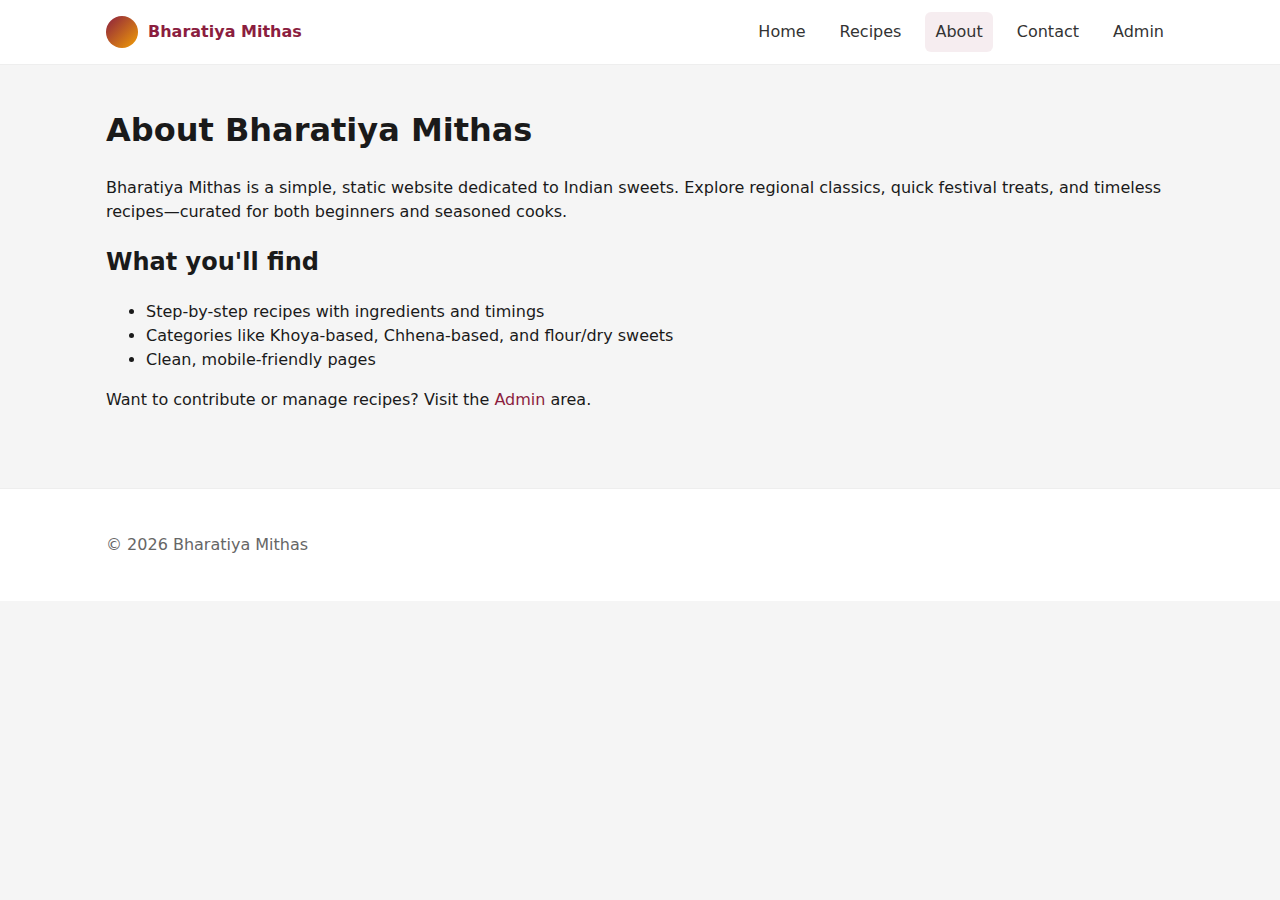
<file: about.html>
<!doctype html>
<html lang="en">
<head>
  <meta charset="utf-8" />
  <meta name="viewport" content="width=device-width, initial-scale=1" />
  <title>Bharatiya Mithas • About</title>
  <link rel="stylesheet" href="style.css" />
</head>
<body>
  <header class="header">
    <nav class="nav">
      <a class="brand" href="index.html"><span class="logo"></span> Bharatiya Mithas</a>
      <div class="menu">
        <a href="index.html">Home</a>
        <a href="recipes.html">Recipes</a>
        <a class="active" href="about.html">About</a>
        <a href="contact.html">Contact</a>
        <a href="admin/index.html">Admin</a>
      </div>
    </nav>
  </header>

  <main class="container">
    <h1>About Bharatiya Mithas</h1>
    <p>Bharatiya Mithas is a simple, static website dedicated to Indian sweets. Explore regional classics, quick festival treats, and timeless recipes—curated for both beginners and seasoned cooks.</p>
    <h2>What you'll find</h2>
    <ul>
      <li>Step-by-step recipes with ingredients and timings</li>
      <li>Categories like Khoya-based, Chhena-based, and flour/dry sweets</li>
      <li>Clean, mobile-friendly pages</li>
    </ul>
    <p>Want to contribute or manage recipes? Visit the <a href="admin/index.html">Admin</a> area.</p>
  </main>

  <footer class="footer"><div class="container">© <span id="year"></span> Bharatiya Mithas</div></footer>
  <script>document.getElementById('year').textContent = new Date().getFullYear();</script>
</body>
</html>
</file>
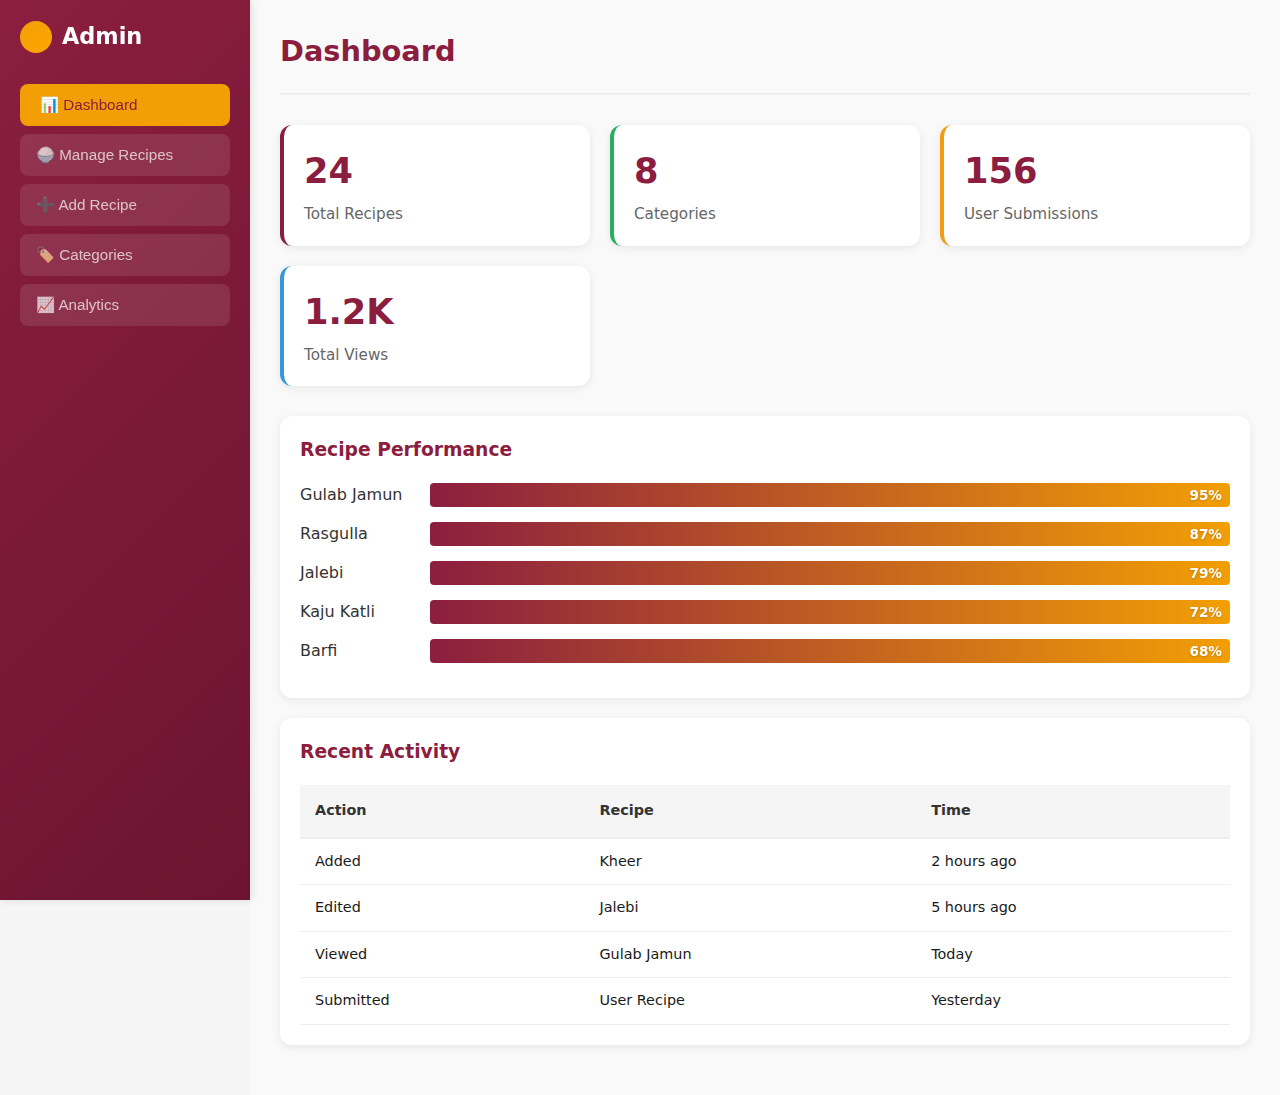
<file: admin-unified.html>
<!doctype html>
<html lang="en">
<head>
  <meta charset="utf-8" />
  <meta name="viewport" content="width=device-width, initial-scale=1" />
  <title>Admin Dashboard • Bharatiya Mithas</title>
  <link rel="stylesheet" href="style.css" />
  <style>
    :root {
      --primary: #8b1e3f;
      --primary-light: rgba(139, 30, 63, 0.1);
      --accent: #f29f05;
      --success: #27ae60;
      --danger: #e74c3c;
      --warning: #f39c12;
      --info: #3498db;
    }

    body { background: #f5f5f5; }
    
    .admin-wrapper {
      display: grid;
      grid-template-columns: 250px 1fr;
      min-height: 100vh;
      gap: 0;
    }

    .sidebar {
      background: linear-gradient(135deg, var(--primary) 0%, #6b1431 100%);
      padding: 20px;
      position: sticky;
      top: 0;
      height: 100vh;
      overflow-y: auto;
      box-shadow: 2px 0 8px rgba(0,0,0,0.1);
    }

    .sidebar .logo {
      color: white;
      font-size: 1.4rem;
      font-weight: 700;
      margin-bottom: 30px;
      display: flex;
      align-items: center;
      gap: 10px;
    }

    .sidebar .logo .icon {
      width: 32px;
      height: 32px;
      background: linear-gradient(135deg, var(--accent), #ffa500);
      border-radius: 50%;
    }

    .sidebar nav {
      display: flex;
      flex-direction: column;
      gap: 8px;
    }

    .sidebar nav button {
      background: rgba(255,255,255,0.1);
      border: none;
      color: rgba(255,255,255,0.7);
      padding: 12px 16px;
      border-radius: 8px;
      cursor: pointer;
      text-align: left;
      font-size: 0.95rem;
      font-weight: 500;
      transition: all 0.3s ease;
    }

    .sidebar nav button:hover,
    .sidebar nav button.active {
      background: rgba(255,255,255,0.2);
      color: white;
      padding-left: 20px;
    }

    .sidebar nav button.active {
      background: var(--accent);
      color: var(--primary);
    }

    .main-content {
      padding: 30px;
      background: #f9f9f9;
    }

    .page-header {
      display: flex;
      justify-content: space-between;
      align-items: center;
      margin-bottom: 30px;
      padding-bottom: 20px;
      border-bottom: 2px solid #eee;
    }

    .page-header h1 {
      margin: 0;
      color: var(--primary);
      font-size: 1.8rem;
    }

    .btn {
      display: inline-block;
      padding: 10px 16px;
      border: none;
      border-radius: 6px;
      cursor: pointer;
      font-weight: 500;
      font-size: 0.95rem;
      transition: all 0.3s ease;
      text-decoration: none;
    }

    .btn-primary {
      background: var(--primary);
      color: white;
    }

    .btn-primary:hover {
      background: #6b1431;
      transform: translateY(-2px);
      box-shadow: 0 4px 12px rgba(139,30,63,0.3);
    }

    .btn-secondary {
      background: #e0e0e0;
      color: #333;
    }

    .btn-secondary:hover {
      background: #d0d0d0;
    }

    .btn-danger {
      background: var(--danger);
      color: white;
      font-size: 0.85rem;
      padding: 6px 12px;
    }

    .btn-danger:hover {
      background: #c0392b;
    }

    .btn-success {
      background: var(--success);
      color: white;
    }

    .btn-success:hover {
      background: #229954;
    }

    .section {
      display: none;
    }

    .section.active {
      display: block;
      animation: fadeIn 0.3s ease;
    }

    @keyframes fadeIn {
      from { opacity: 0; transform: translateY(10px); }
      to { opacity: 1; transform: translateY(0); }
    }

    /* Dashboard Stats */
    .stats-grid {
      display: grid;
      grid-template-columns: repeat(auto-fit, minmax(250px, 1fr));
      gap: 20px;
      margin-bottom: 30px;
    }

    .stat-card {
      background: white;
      padding: 20px;
      border-radius: 12px;
      box-shadow: 0 2px 8px rgba(0,0,0,0.08);
      border-left: 4px solid var(--primary);
    }

    .stat-card.success { border-left-color: var(--success); }
    .stat-card.warning { border-left-color: var(--warning); }
    .stat-card.info { border-left-color: var(--info); }

    .stat-card .number {
      font-size: 2.2rem;
      font-weight: 700;
      color: var(--primary);
      margin-bottom: 5px;
    }

    .stat-card .label {
      color: #666;
      font-size: 0.95rem;
    }

    /* Form Styles */
    .form-group {
      margin-bottom: 20px;
    }

    .form-group label {
      display: block;
      margin-bottom: 8px;
      font-weight: 600;
      color: #333;
      font-size: 0.95rem;
    }

    .form-group input,
    .form-group select,
    .form-group textarea {
      width: 100%;
      padding: 10px 12px;
      border: 1px solid #ddd;
      border-radius: 6px;
      font-size: 0.95rem;
      font-family: inherit;
      box-sizing: border-box;
    }

    .form-group input:focus,
    .form-group select:focus,
    .form-group textarea:focus {
      outline: none;
      border-color: var(--primary);
      box-shadow: 0 0 0 3px var(--primary-light);
    }

    .form-group textarea {
      resize: vertical;
      min-height: 120px;
    }

    .form-row {
      display: grid;
      grid-template-columns: 1fr 1fr;
      gap: 20px;
    }

    .form-actions {
      display: flex;
      gap: 10px;
      margin-top: 30px;
    }

    /* Table Styles */
    .table-container {
      background: white;
      border-radius: 12px;
      box-shadow: 0 2px 8px rgba(0,0,0,0.08);
      overflow: hidden;
    }

    table {
      width: 100%;
      border-collapse: collapse;
    }

    table th {
      background: #f5f5f5;
      padding: 15px;
      text-align: left;
      font-weight: 600;
      color: #333;
      border-bottom: 2px solid #eee;
    }

    table td {
      padding: 12px 15px;
      border-bottom: 1px solid #eee;
    }

    table tr:hover {
      background: #fafafa;
    }

    table .actions {
      display: flex;
      gap: 8px;
    }

    table .actions a,
    table .actions button {
      padding: 4px 12px;
      font-size: 0.85rem;
      text-decoration: none;
      border-radius: 4px;
      border: none;
      cursor: pointer;
      transition: all 0.2s ease;
    }

    table .actions .edit-btn {
      background: var(--info);
      color: white;
    }

    table .actions .edit-btn:hover {
      background: #2980b9;
    }

    table .actions .delete-btn {
      background: var(--danger);
      color: white;
    }

    table .actions .delete-btn:hover {
      background: #c0392b;
    }

    table .actions .view-btn {
      background: var(--success);
      color: white;
    }

    table .actions .view-btn:hover {
      background: #229954;
    }

    /* Categories Section */
    .categories-container {
      display: grid;
      grid-template-columns: 1fr 1fr;
      gap: 30px;
    }

    .category-list {
      background: white;
      padding: 20px;
      border-radius: 12px;
      box-shadow: 0 2px 8px rgba(0,0,0,0.08);
    }

    .category-list h3 {
      margin-top: 0;
      color: var(--primary);
    }

    .category-list ul {
      list-style: none;
      padding: 0;
      margin: 0;
    }

    .category-list li {
      padding: 10px;
      display: flex;
      justify-content: space-between;
      align-items: center;
      border-bottom: 1px solid #eee;
      background: #f9f9f9;
      margin-bottom: 5px;
      border-radius: 4px;
    }

    .category-list li:last-child {
      border-bottom: none;
    }

    .category-list .remove-btn {
      background: var(--danger);
      color: white;
      border: none;
      padding: 4px 10px;
      border-radius: 4px;
      cursor: pointer;
      font-size: 0.8rem;
      transition: all 0.2s ease;
    }

    .category-list .remove-btn:hover {
      background: #c0392b;
    }

    /* Charts */
    .chart-container {
      background: white;
      padding: 20px;
      border-radius: 12px;
      box-shadow: 0 2px 8px rgba(0,0,0,0.08);
      margin-bottom: 20px;
    }

    .chart-container h3 {
      margin-top: 0;
      color: var(--primary);
    }

    .simple-bar {
      display: flex;
      align-items: center;
      gap: 10px;
      margin-bottom: 15px;
    }

    .simple-bar .label {
      width: 120px;
      font-weight: 500;
      color: #333;
    }

    .simple-bar .bar {
      flex: 1;
      height: 24px;
      background: linear-gradient(90deg, var(--primary), var(--accent));
      border-radius: 4px;
      position: relative;
      overflow: hidden;
    }

    .simple-bar .bar .value {
      position: absolute;
      right: 8px;
      top: 50%;
      transform: translateY(-50%);
      color: white;
      font-weight: 600;
      font-size: 0.85rem;
      text-shadow: 0 1px 3px rgba(0,0,0,0.2);
    }

    .modal {
      display: none;
      position: fixed;
      top: 0;
      left: 0;
      width: 100%;
      height: 100%;
      background: rgba(0,0,0,0.5);
      z-index: 1000;
      align-items: center;
      justify-content: center;
    }

    .modal.active {
      display: flex;
    }

    .modal-content {
      background: white;
      padding: 30px;
      border-radius: 12px;
      width: 90%;
      max-width: 500px;
      max-height: 80vh;
      overflow-y: auto;
      box-shadow: 0 10px 40px rgba(0,0,0,0.3);
    }

    .modal-header {
      display: flex;
      justify-content: space-between;
      align-items: center;
      margin-bottom: 20px;
      border-bottom: 2px solid #eee;
      padding-bottom: 15px;
    }

    .modal-header h2 {
      margin: 0;
      color: var(--primary);
    }

    .modal-close {
      background: none;
      border: none;
      font-size: 1.5rem;
      cursor: pointer;
      color: #999;
    }

    .modal-close:hover {
      color: #333;
    }

    @media (max-width: 1024px) {
      .admin-wrapper {
        grid-template-columns: 1fr;
      }

      .sidebar {
        position: relative;
        height: auto;
      }

      .sidebar nav {
        flex-direction: row;
        overflow-x: auto;
        gap: 5px;
      }

      .form-row {
        grid-template-columns: 1fr;
      }

      .categories-container {
        grid-template-columns: 1fr;
      }
    }

    @media (max-width: 768px) {
      .main-content {
        padding: 15px;
      }

      .page-header {
        flex-direction: column;
        align-items: flex-start;
        gap: 15px;
      }

      .page-header h1 {
        font-size: 1.4rem;
      }

      .stats-grid {
        grid-template-columns: 1fr;
      }

      table {
        font-size: 0.9rem;
      }

      table th, table td {
        padding: 10px 8px;
      }

      .form-actions {
        flex-direction: column;
      }

      .btn {
        width: 100%;
        text-align: center;
      }
    }
  </style>
</head>
<body>
  <div class="admin-wrapper">
    <!-- Sidebar Navigation -->
    <div class="sidebar">
      <div class="logo">
        <div class="icon"></div>
        <span>Admin</span>
      </div>
      <nav>
        <button class="nav-btn active" data-section="dashboard">📊 Dashboard</button>
        <button class="nav-btn" data-section="recipes">🍚 Manage Recipes</button>
        <button class="nav-btn" data-section="add-recipe">➕ Add Recipe</button>
        <button class="nav-btn" data-section="categories">🏷️ Categories</button>
        <button class="nav-btn" data-section="analytics">📈 Analytics</button>
      </nav>
    </div>

    <!-- Main Content -->
    <div class="main-content">
      <!-- Dashboard Section -->
      <section id="dashboard" class="section active">
        <div class="page-header">
          <h1>Dashboard</h1>
        </div>

        <div class="stats-grid">
          <div class="stat-card">
            <div class="number">24</div>
            <div class="label">Total Recipes</div>
          </div>
          <div class="stat-card success">
            <div class="number">8</div>
            <div class="label">Categories</div>
          </div>
          <div class="stat-card warning">
            <div class="number">156</div>
            <div class="label">User Submissions</div>
          </div>
          <div class="stat-card info">
            <div class="number">1.2K</div>
            <div class="label">Total Views</div>
          </div>
        </div>

        <div class="chart-container">
          <h3>Recipe Performance</h3>
          <div class="simple-bar">
            <div class="label">Gulab Jamun</div>
            <div class="bar" style="width: 95%"><span class="value">95%</span></div>
          </div>
          <div class="simple-bar">
            <div class="label">Rasgulla</div>
            <div class="bar" style="width: 87%"><span class="value">87%</span></div>
          </div>
          <div class="simple-bar">
            <div class="label">Jalebi</div>
            <div class="bar" style="width: 79%"><span class="value">79%</span></div>
          </div>
          <div class="simple-bar">
            <div class="label">Kaju Katli</div>
            <div class="bar" style="width: 72%"><span class="value">72%</span></div>
          </div>
          <div class="simple-bar">
            <div class="label">Barfi</div>
            <div class="bar" style="width: 68%"><span class="value">68%</span></div>
          </div>
        </div>

        <div class="chart-container">
          <h3>Recent Activity</h3>
          <table style="font-size: 0.9rem;">
            <thead>
              <tr>
                <th>Action</th>
                <th>Recipe</th>
                <th>Time</th>
              </tr>
            </thead>
            <tbody>
              <tr>
                <td>Added</td>
                <td>Kheer</td>
                <td>2 hours ago</td>
              </tr>
              <tr>
                <td>Edited</td>
                <td>Jalebi</td>
                <td>5 hours ago</td>
              </tr>
              <tr>
                <td>Viewed</td>
                <td>Gulab Jamun</td>
                <td>Today</td>
              </tr>
              <tr>
                <td>Submitted</td>
                <td>User Recipe</td>
                <td>Yesterday</td>
              </tr>
            </tbody>
          </table>
        </div>
      </section>

      <!-- Manage Recipes Section -->
      <section id="recipes" class="section">
        <div class="page-header">
          <h1>Manage Recipes</h1>
          <button class="btn btn-primary" onclick="switchSection('add-recipe')">+ Add New Recipe</button>
        </div>

        <div class="table-container">
          <table>
            <thead>
              <tr>
                <th>#</th>
                <th>Recipe</th>
                <th>Category</th>
                <th>Updated</th>
                <th>Actions</th>
              </tr>
            </thead>
            <tbody id="recipes-table-body">
              <tr>
                <td>1</td>
                <td>Gulab Jamun</td>
                <td>Khoya</td>
                <td>Today</td>
                <td class="actions">
                  <button class="view-btn" onclick="alert('Viewing: Gulab Jamun')">View</button>
                  <button class="edit-btn" onclick="editRecipe(1, 'Gulab Jamun')">Edit</button>
                  <button class="delete-btn" onclick="deleteRecipe(1)">Delete</button>
                </td>
              </tr>
              <tr>
                <td>2</td>
                <td>Rasgulla</td>
                <td>Chhena</td>
                <td>Yesterday</td>
                <td class="actions">
                  <button class="view-btn" onclick="alert('Viewing: Rasgulla')">View</button>
                  <button class="edit-btn" onclick="editRecipe(2, 'Rasgulla')">Edit</button>
                  <button class="delete-btn" onclick="deleteRecipe(2)">Delete</button>
                </td>
              </tr>
              <tr>
                <td>3</td>
                <td>Kaju Katli</td>
                <td>Dry sweets</td>
                <td>2 days ago</td>
                <td class="actions">
                  <button class="view-btn" onclick="alert('Viewing: Kaju Katli')">View</button>
                  <button class="edit-btn" onclick="editRecipe(3, 'Kaju Katli')">Edit</button>
                  <button class="delete-btn" onclick="deleteRecipe(3)">Delete</button>
                </td>
              </tr>
              <tr>
                <td>4</td>
                <td>Jalebi</td>
                <td>Flour-based</td>
                <td>3 days ago</td>
                <td class="actions">
                  <button class="view-btn" onclick="alert('Viewing: Jalebi')">View</button>
                  <button class="edit-btn" onclick="editRecipe(4, 'Jalebi')">Edit</button>
                  <button class="delete-btn" onclick="deleteRecipe(4)">Delete</button>
                </td>
              </tr>
              <tr>
                <td>5</td>
                <td>Kheer</td>
                <td>Dairy</td>
                <td>4 days ago</td>
                <td class="actions">
                  <button class="view-btn" onclick="alert('Viewing: Kheer')">View</button>
                  <button class="edit-btn" onclick="editRecipe(5, 'Kheer')">Edit</button>
                  <button class="delete-btn" onclick="deleteRecipe(5)">Delete</button>
                </td>
              </tr>
            </tbody>
          </table>
        </div>
      </section>

      <!-- Add Recipe Section -->
      <section id="add-recipe" class="section">
        <div class="page-header">
          <h1>Add New Recipe</h1>
        </div>

        <div style="background: white; padding: 30px; border-radius: 12px; box-shadow: 0 2px 8px rgba(0,0,0,0.08);">
          <form id="add-recipe-form" onsubmit="saveRecipe(event)">
            <div class="form-row">
              <div class="form-group">
                <label for="recipe-title">Recipe Title *</label>
                <input id="recipe-title" type="text" required placeholder="e.g., Gulab Jamun">
              </div>
              <div class="form-group">
                <label for="recipe-category">Category *</label>
                <select id="recipe-category" required>
                  <option value="">-- Select Category --</option>
                  <option value="Khoya">Khoya</option>
                  <option value="Chhena">Chhena</option>
                  <option value="Flour-based">Flour-based</option>
                  <option value="Dry sweets">Dry sweets</option>
                  <option value="Dairy">Dairy</option>
                </select>
              </div>
            </div>

            <div class="form-row">
              <div class="form-group">
                <label for="recipe-prep">Prep Time</label>
                <input id="recipe-prep" type="text" placeholder="e.g., 15 min">
              </div>
              <div class="form-group">
                <label for="recipe-cook">Cook Time</label>
                <input id="recipe-cook" type="text" placeholder="e.g., 30 min">
              </div>
            </div>

            <div class="form-group">
              <label for="recipe-serves">Serves</label>
              <input id="recipe-serves" type="number" min="1" max="20" value="4">
            </div>

            <div class="form-group">
              <label for="recipe-ingredients">Ingredients (one per line) *</label>
              <textarea id="recipe-ingredients" required placeholder="1 cup milk powder&#10;1/4 cup flour&#10;..."></textarea>
            </div>

            <div class="form-group">
              <label for="recipe-steps">Preparation Steps (one per line) *</label>
              <textarea id="recipe-steps" required placeholder="Step 1: Prepare ingredients&#10;Step 2: Mix and cook&#10;..."></textarea>
            </div>

            <div class="form-group">
              <label for="recipe-image">Image URL</label>
              <input id="recipe-image" type="url" placeholder="https://example.com/image.jpg">
            </div>

            <div class="form-actions">
              <button type="submit" class="btn btn-primary">Save Recipe</button>
              <button type="reset" class="btn btn-secondary">Clear</button>
            </div>
          </form>
        </div>
      </section>

      <!-- Categories Section -->
      <section id="categories" class="section">
        <div class="page-header">
          <h1>Categories</h1>
        </div>

        <div class="categories-container">
          <div class="category-list">
            <h3>Existing Categories</h3>
            <ul id="categories-list">
              <li>Khoya <button class="remove-btn" onclick="removeCategory('Khoya')">Remove</button></li>
              <li>Chhena <button class="remove-btn" onclick="removeCategory('Chhena')">Remove</button></li>
              <li>Flour-based <button class="remove-btn" onclick="removeCategory('Flour-based')">Remove</button></li>
              <li>Dry sweets <button class="remove-btn" onclick="removeCategory('Dry sweets')">Remove</button></li>
              <li>Dairy <button class="remove-btn" onclick="removeCategory('Dairy')">Remove</button></li>
              <li>Milk-based <button class="remove-btn" onclick="removeCategory('Milk-based')">Remove</button></li>
              <li>Festive <button class="remove-btn" onclick="removeCategory('Festive')">Remove</button></li>
              <li>Seasonal <button class="remove-btn" onclick="removeCategory('Seasonal')">Remove</button></li>
            </ul>
          </div>

          <div class="category-list">
            <h3>Add New Category</h3>
            <form onsubmit="addCategory(event)" style="padding: 10px;">
              <div class="form-group">
                <label for="new-category">Category Name *</label>
                <input id="new-category" type="text" required placeholder="e.g., Fruit-based">
              </div>
              <div class="form-group">
                <label for="category-desc">Description</label>
                <textarea id="category-desc" placeholder="Brief description" style="min-height: 80px;"></textarea>
              </div>
              <button type="submit" class="btn btn-success" style="width: 100%; margin-top: 10px;">Add Category</button>
            </form>
          </div>
        </div>
      </section>

      <!-- Analytics Section -->
      <section id="analytics" class="section">
        <div class="page-header">
          <h1>Analytics & Reports</h1>
        </div>

        <div class="chart-container">
          <h3>Monthly Views</h3>
          <div class="simple-bar">
            <div class="label">January</div>
            <div class="bar" style="width: 45%"><span class="value">450</span></div>
          </div>
          <div class="simple-bar">
            <div class="label">February</div>
            <div class="bar" style="width: 58%"><span class="value">580</span></div>
          </div>
          <div class="simple-bar">
            <div class="label">March</div>
            <div class="bar" style="width: 72%"><span class="value">720</span></div>
          </div>
          <div class="simple-bar">
            <div class="label">April</div>
            <div class="bar" style="width: 85%"><span class="value">850</span></div>
          </div>
          <div class="simple-bar">
            <div class="label">May</div>
            <div class="bar" style="width: 92%"><span class="value">920</span></div>
          </div>
        </div>

        <div class="chart-container">
          <h3>Top Recipes by Views</h3>
          <table>
            <thead>
              <tr>
                <th>Rank</th>
                <th>Recipe Name</th>
                <th>Views</th>
                <th>Favorites</th>
                <th>Ratings</th>
              </tr>
            </thead>
            <tbody>
              <tr>
                <td>1</td>
                <td>Gulab Jamun</td>
                <td>1,250</td>
                <td>480</td>
                <td>4.8/5</td>
              </tr>
              <tr>
                <td>2</td>
                <td>Rasgulla</td>
                <td>980</td>
                <td>420</td>
                <td>4.7/5</td>
              </tr>
              <tr>
                <td>3</td>
                <td>Jalebi</td>
                <td>850</td>
                <td>350</td>
                <td>4.6/5</td>
              </tr>
              <tr>
                <td>4</td>
                <td>Kaju Katli</td>
                <td>720</td>
                <td>290</td>
                <td>4.5/5</td>
              </tr>
              <tr>
                <td>5</td>
                <td>Kheer</td>
                <td>650</td>
                <td>240</td>
                <td>4.4/5</td>
              </tr>
            </tbody>
          </table>
        </div>

        <div class="chart-container">
          <h3>User Engagement</h3>
          <table>
            <thead>
              <tr>
                <th>Metric</th>
                <th>This Month</th>
                <th>Last Month</th>
                <th>Change</th>
              </tr>
            </thead>
            <tbody>
              <tr>
                <td>Total Visits</td>
                <td>2,450</td>
                <td>2,100</td>
                <td style="color: var(--success); font-weight: 600;">+16.7%</td>
              </tr>
              <tr>
                <td>User Submissions</td>
                <td>156</td>
                <td>132</td>
                <td style="color: var(--success); font-weight: 600;">+18.2%</td>
              </tr>
              <tr>
                <td>Avg. Time on Site</td>
                <td>4m 23s</td>
                <td>3m 58s</td>
                <td style="color: var(--success); font-weight: 600;">+10.5%</td>
              </tr>
              <tr>
                <td>Bounce Rate</td>
                <td>28%</td>
                <td>35%</td>
                <td style="color: var(--success); font-weight: 600;">-20%</td>
              </tr>
            </tbody>
          </table>
        </div>
      </section>
    </div>
  </div>

  <script>
    // Navigation
    document.querySelectorAll('.nav-btn').forEach(btn => {
      btn.addEventListener('click', function() {
        const section = this.getAttribute('data-section');
        switchSection(section);
      });
    });

    function switchSection(sectionId) {
      // Hide all sections
      document.querySelectorAll('.section').forEach(s => s.classList.remove('active'));
      document.querySelectorAll('.nav-btn').forEach(b => b.classList.remove('active'));

      // Show selected section
      const section = document.getElementById(sectionId);
      if (section) {
        section.classList.add('active');
        document.querySelector(`[data-section="${sectionId}"]`).classList.add('active');
      }
    }

    // Recipe Management Functions
    function saveRecipe(event) {
      event.preventDefault();
      const title = document.getElementById('recipe-title').value;
      const category = document.getElementById('recipe-category').value;
      const prep = document.getElementById('recipe-prep').value;
      const cook = document.getElementById('recipe-cook').value;

      alert(`✅ Recipe "${title}" saved successfully!\n\nCategory: ${category}\nPrep: ${prep}\nCook: ${cook}`);
      document.getElementById('add-recipe-form').reset();
    }

    function editRecipe(id, name) {
      alert(`Editing recipe: ${name} (ID: ${id})`);
      switchSection('add-recipe');
      // In a real app, would populate form with recipe data
    }

    function deleteRecipe(id) {
      if (confirm('Are you sure you want to delete this recipe?')) {
        alert(`✅ Recipe deleted successfully!`);
        // In a real app, would remove from table
      }
    }

    // Category Management Functions
    function addCategory(event) {
      event.preventDefault();
      const categoryName = document.getElementById('new-category').value;
      const categoryDesc = document.getElementById('category-desc').value;

      const li = document.createElement('li');
      li.innerHTML = `${categoryName} <button class="remove-btn" onclick="removeCategory('${categoryName}')">Remove</button>`;
      document.getElementById('categories-list').appendChild(li);

      alert(`✅ Category "${categoryName}" added successfully!`);
      event.target.reset();
    }

    function removeCategory(name) {
      if (confirm(`Remove category "${name}"?`)) {
        document.querySelectorAll('#categories-list li').forEach(li => {
          if (li.textContent.includes(name)) {
            li.remove();
          }
        });
        alert(`✅ Category "${name}" removed!`);
      }
    }
  </script>
</body>
</html>
</file>
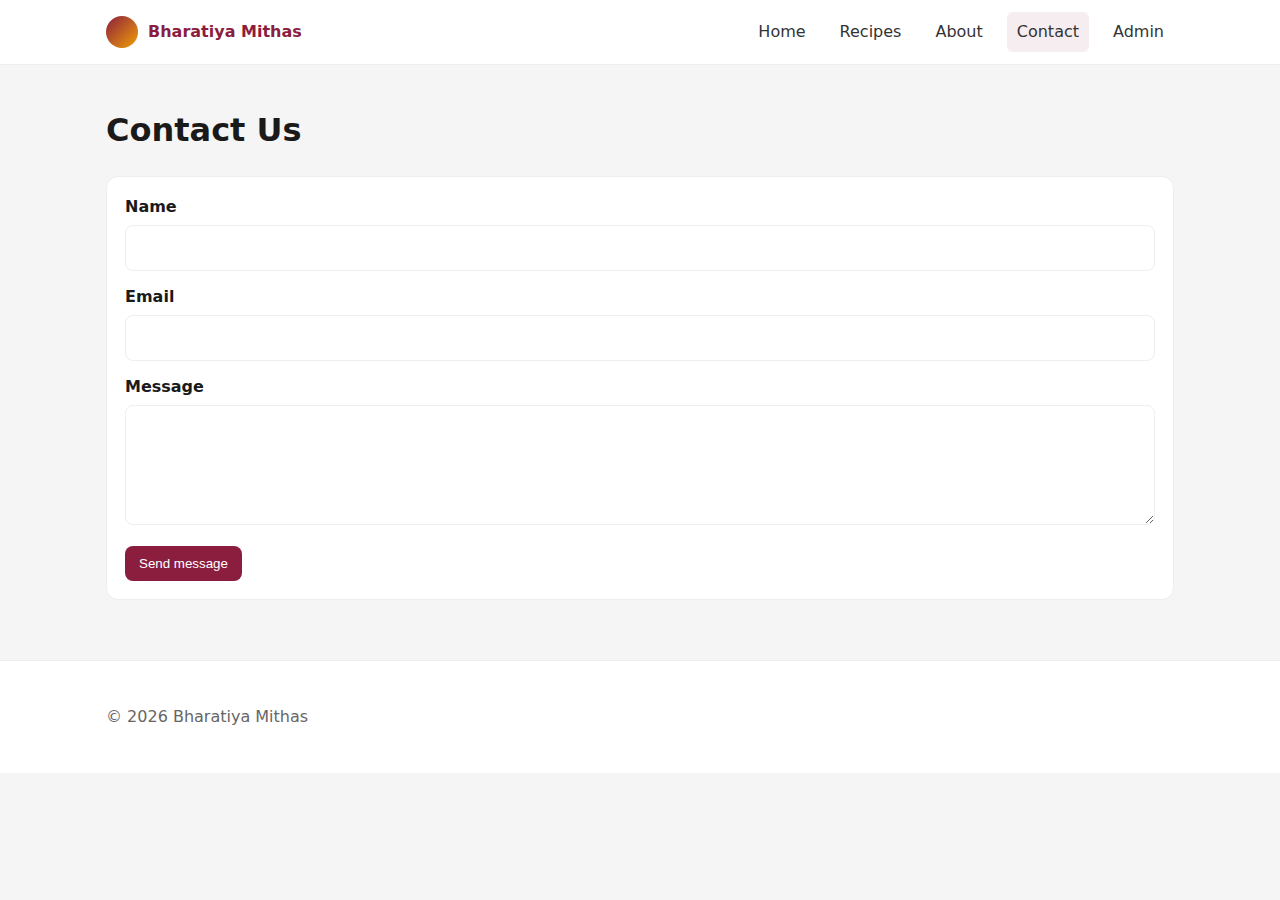
<file: contact.html>
<!doctype html>
<html lang="en">
<head>
  <meta charset="utf-8" />
  <meta name="viewport" content="width=device-width, initial-scale=1" />
  <title>Bharatiya Mithas • Contact</title>
  <link rel="stylesheet" href="style.css" />
</head>
<body>
  <header class="header">
    <nav class="nav">
      <a class="brand" href="index.html"><span class="logo"></span> Bharatiya Mithas</a>
      <div class="menu">
        <a href="index.html">Home</a>
        <a href="recipes.html">Recipes</a>
        <a href="about.html">About</a>
        <a class="active" href="contact.html">Contact</a>
        <a href="admin/index.html">Admin</a>
      </div>
    </nav>
  </header>

  <main class="container">
    <h1>Contact Us</h1>
    <form class="form" action="#" method="post" onsubmit="event.preventDefault(); alert('Thanks! This demo form does not submit.');">
      <div class="field"><label for="name">Name</label><input id="name" name="name" required /></div>
      <div class="field"><label for="email">Email</label><input id="email" type="email" name="email" required /></div>
      <div class="field"><label for="msg">Message</label><textarea id="msg" name="message" required></textarea></div>
      <button class="button" type="submit">Send message</button>
    </form>
  </main>

  <footer class="footer"><div class="container">© <span id="year"></span> Bharatiya Mithas</div></footer>
  <script>document.getElementById('year').textContent = new Date().getFullYear();</script>
</body>
</html>
</file>
<file: style.css>
/* Bharatiya Mithas - Shared Styles */
:root{--brand:#8b1e3f;--brand-2:#f29f05;--bg:#fffdf8;--text:#1a1a1a;--muted:#666;--card:#ffffff;--border:#eee}
*{box-sizing:border-box}
html,body{margin:0;padding:0}
body{font-family:system-ui,-apple-system,Segoe UI,Roboto,Ubuntu,Cantarell,Noto Sans,sans-serif;line-height:1.5;color:var(--text);background:var(--bg)}
img{max-width:100%;display:block}
a{color:var(--brand);text-decoration:none}
a:hover{text-decoration:underline}

/* Layout */
.header{background:#fff;border-bottom:1px solid var(--border);position:sticky;top:0;z-index:10}
.nav{display:flex;align-items:center;justify-content:space-between;gap:16px;max-width:1100px;margin:0 auto;padding:12px 16px}
.brand{display:flex;align-items:center;gap:10px;font-weight:700;color:var(--brand)}
.brand .logo{width:32px;height:32px;border-radius:50%;background:linear-gradient(135deg,var(--brand),var(--brand-2));display:inline-block}
.menu{display:flex;gap:14px;flex-wrap:wrap}
.menu a{padding:8px 10px;border-radius:6px;color:#333}
.menu a.active, .menu a:hover{background:rgba(139,30,63,.08)}

.container{max-width:1100px;margin:0 auto;padding:20px 16px}
.footer{border-top:1px solid var(--border);padding:24px 16px;background:#fff;margin-top:40px;color:var(--muted)}

/* Hero */
.hero{display:grid;grid-template-columns:1.2fr .8fr;gap:24px;align-items:center;padding:28px 0}
.hero .cta{background:linear-gradient(135deg,rgba(139,30,63,.06),rgba(242,159,5,.08));border:1px solid var(--border);padding:20px;border-radius:14px}
.hero h1{font-size:2.2rem;margin:.2rem 0}
.badge{display:inline-block;background:rgba(242,159,5,.15);color:#8a4b00;padding:6px 10px;border-radius:999px;font-size:.85rem}

/* Grids & cards */
.grid{display:grid;grid-template-columns:repeat(3,minmax(0,1fr));gap:18px}
.card{background:var(--card);border:1px solid var(--border);border-radius:12px;overflow:hidden;display:flex;flex-direction:column}
.card .body{padding:12px 14px}
.card h3{margin:.4rem 0}
.meta{font-size:.9rem;color:var(--muted)}

/* Tables */
.table{width:100%;border-collapse:collapse;background:#fff;border:1px solid var(--border);border-radius:12px;overflow:hidden}
.table th,.table td{padding:12px 10px;border-bottom:1px solid var(--border);text-align:left}
.table th{background:#fafafa;font-weight:600}
.table tr:hover{background:#fffaf7}
.actions a{margin-right:10px}

/* Forms */
.form{background:#fff;border:1px solid var(--border);padding:18px;border-radius:12px}
.field{margin-bottom:14px}
.field label{display:block;font-weight:600;margin-bottom:6px}
.field input,.field select,.field textarea{width:100%;padding:10px 11px;border:1px solid var(--border);border-radius:8px;font:inherit}
.field textarea{min-height:120px}
.button{display:inline-block;background:var(--brand);color:white;border:none;padding:10px 14px;border-radius:8px;cursor:pointer}
.button.secondary{background:#333}
.button:disabled{opacity:.6;cursor:not-allowed}
.toolbar{display:flex;gap:10px;justify-content:space-between;align-items:center;margin:10px 0}
.input{padding:10px 11px;border:1px solid var(--border);border-radius:8px}

/* Recipe detail */
.recipe-header{display:grid;grid-template-columns:1fr 1fr;gap:18px}
.info-badges{display:flex;gap:10px;flex-wrap:wrap;margin-top:8px}
.info-badge{background:#fff;border:1px solid var(--border);border-radius:999px;padding:6px 10px;font-size:.9rem}

/* Interactive Flip Cards */
.flip-card{perspective:1000px}
.flip-card .inner{position:relative;width:100%;height:100%;transform-style:preserve-3d;transition:transform .6s ease}
.flip-card:hover .inner{transform:rotateY(180deg)}
.flip-card .front,.flip-card .back{position:absolute;inset:0;backface-visibility:hidden}
.flip-card .front img{width:100%;height:180px;object-fit:cover}
.flip-card .back{transform:rotateY(180deg);display:flex;align-items:center;justify-content:center;text-align:center;background:linear-gradient(135deg,rgba(139,30,63,.08),rgba(242,159,5,.12))}
.fancy-grid{grid-auto-rows:1fr}

/* Subtle page chrome */
body{background:radial-gradient(1200px 800px at -10% -10%, rgba(242,159,5,.08), transparent 60%),
             radial-gradient(1200px 800px at 110% 10%, rgba(139,30,63,.06), transparent 60%), var(--bg)}
.card{box-shadow:0 1px 0 rgba(0,0,0,.02)}
.card:hover{box-shadow:0 8px 24px rgba(139,30,63,.08)}

/* Responsive */
@media (max-width:900px){.grid{grid-template-columns:repeat(2,minmax(0,1fr))}.hero{grid-template-columns:1fr}.recipe-header{grid-template-columns:1fr}}
@media (max-width:600px){.grid{grid-template-columns:1fr}.menu{gap:8px}}
$ErrorActionPreference='Stop'
$root = 'C:\Honey\OneDrive\Desktop\websitepage'
New-Item -ItemType Directory -Path $root -Force | Out-Null
New-Item -ItemType Directory -Path (Join-Path $root 'assets\images') -Force | Out-Null
New-Item -ItemType Directory -Path (Join-Path $root 'admin') -Force | Out-Null

$imgs = @(
  @{name='gulab-jamun.jpg'; url='https://upload.wikimedia.org/wikipedia/commons/4/49/Gulab_Jamun_%28homemade%29.jpg'},
  @{name='rasgulla.jpg';     url='https://upload.wikimedia.org/wikipedia/commons/6/6b/Rasgulla_%28Odisha%29.jpg'},
  @{name='mysore-pak.jpg';   url='https://upload.wikimedia.org/wikipedia/commons/5/5b/Mysore_Pak.jpg'},
  @{name='kaju-katli.jpg';   url='https://upload.wikimedia.org/wikipedia/commons/2/2c/Kaju_Katli.jpg'},
  @{name='besan-laddu.jpg';  url='https://upload.wikimedia.org/wikipedia/commons/5/56/Besan_laddu.jpg'},
  @{name='sandesh.jpg';      url='https://upload.wikimedia.org/wikipedia/commons/8/8e/Sandesh_-_Kolkata_2011-07-07_0627.JPG'},
  @{name='jalebi.jpg';       url='https://upload.wikimedia.org/wikipedia/commons/7/79/Jalebi.jpg'},
  @{name='modak.jpg';        url='https://upload.wikimedia.org/wikipedia/commons/7/7f/Ukadiche_modak.jpg'},
  @{name='ghevar.jpg';       url='https://upload.wikimedia.org/wikipedia/commons/a/a9/Ghevar.JPG'}
)
foreach($i in $imgs){
  $dest = Join-Path $root ("assets/images/" + $i.name)
  try { Invoke-WebRequest -UseBasicParsing -Uri $i.url -OutFile $dest } catch { }
}

$css = @'
/* Bharatiya Mithas - Shared Styles */
:root{--brand:#8b1e3f;--brand-2:#f29f05;--bg:#fffdf8;--text:#1a1a1a;--muted:#666;--card:#ffffff;--border:#eee}
*{box-sizing:border-box}
html,body{margin:0;padding:0}
body{font-family:system-ui,-apple-system,Segoe UI,Roboto,Ubuntu,Cantarell,Noto Sans,sans-serif;line-height:1.5;color:var(--text);background:var(--bg)}
img{max-width:100%;display:block}
a{color:var(--brand);text-decoration:none}
a:hover{text-decoration:underline}

/* Layout */
.header{background:#fff;border-bottom:1px solid var(--border);position:sticky;top:0;z-index:10}
.nav{display:flex;align-items:center;justify-content:space-between;gap:16px;max-width:1100px;margin:0 auto;padding:12px 16px}
.brand{display:flex;align-items:center;gap:10px;font-weight:700;color:var(--brand)}
.brand .logo{width:32px;height:32px;border-radius:50%;background:linear-gradient(135deg,var(--brand),var(--brand-2));display:inline-block}
.menu{display:flex;gap:14px;flex-wrap:wrap}
.menu a{padding:8px 10px;border-radius:6px;color:#333}
.menu a.active, .menu a:hover{background:rgba(139,30,63,.08)}

.container{max-width:1100px;margin:0 auto;padding:20px 16px}
.footer{border-top:1px solid var(--border);padding:24px 16px;background:#fff;margin-top:40px;color:var(--muted)}

/* Hero */
.hero{display:grid;grid-template-columns:1.2fr .8fr;gap:24px;align-items:center;padding:28px 0}
.hero .cta{background:linear-gradient(135deg,rgba(139,30,63,.06),rgba(242,159,5,.08));border:1px solid var(--border);padding:20px;border-radius:14px}
.hero h1{font-size:2.2rem;margin:.2rem 0}
.badge{display:inline-block;background:rgba(242,159,5,.15);color:#8a4b00;padding:6px 10px;border-radius:999px;font-size:.85rem}

/* Grids & cards */
.grid{display:grid;grid-template-columns:repeat(3,minmax(0,1fr));gap:18px}
.card{background:var(--card);border:1px solid var(--border);border-radius:12px;overflow:hidden;display:flex;flex-direction:column}
.card .body{padding:12px 14px}
.card h3{margin:.4rem 0}
.meta{font-size:.9rem;color:var(--muted)}

/* Tables */
.table{width:100%;border-collapse:collapse;background:#fff;border:1px solid var(--border);border-radius:12px;overflow:hidden}
.table th,.table td{padding:12px 10px;border-bottom:1px solid var(--border);text-align:left}
.table th{background:#fafafa;font-weight:600}
.table tr:hover{background:#fffaf7}
.actions a{margin-right:10px}

/* Forms */
.form{background:#fff;border:1px solid var(--border);padding:18px;border-radius:12px}
.field{margin-bottom:14px}
.field label{display:block;font-weight:600;margin-bottom:6px}
.field input,.field select,.field textarea{width:100%;padding:10px 11px;border:1px solid var(--border);border-radius:8px;font:inherit}
.field textarea{min-height:120px}
.button{display:inline-block;background:var(--brand);color:white;border:none;padding:10px 14px;border-radius:8px;cursor:pointer}
.button.secondary{background:#333}
.button:disabled{opacity:.6;cursor:not-allowed}
.toolbar{display:flex;gap:10px;justify-content:space-between;align-items:center;margin:10px 0}
.input{padding:10px 11px;border:1px solid var(--border);border-radius:8px}

/* Recipe detail */
.recipe-header{display:grid;grid-template-columns:1fr 1fr;gap:18px}
.info-badges{display:flex;gap:10px;flex-wrap:wrap;margin-top:8px}
.info-badge{background:#fff;border:1px solid var(--border);border-radius:999px;padding:6px 10px;font-size:.9rem}

/* Interactive Flip Cards */
.flip-card{perspective:1000px}
.flip-card .inner{position:relative;width:100%;height:100%;transform-style:preserve-3d;transition:transform .6s ease}
.flip-card:hover .inner{transform:rotateY(180deg)}
.flip-card .front,.flip-card .back{position:absolute;inset:0;backface-visibility:hidden}
.flip-card .front img{width:100%;height:180px;object-fit:cover}
.flip-card .back{transform:rotateY(180deg);display:flex;align-items:center;justify-content:center;text-align:center;background:linear-gradient(135deg,rgba(139,30,63,.08),rgba(242,159,5,.12))}
.fancy-grid{grid-auto-rows:1fr}

/* Subtle page chrome */
body{background:radial-gradient(1200px 800px at -10% -10%, rgba(242,159,5,.08), transparent 60%),
             radial-gradient(1200px 800px at 110% 10%, rgba(139,30,63,.06), transparent 60%), var(--bg)}
.card{box-shadow:0 1px 0 rgba(0,0,0,.02)}
.card:hover{box-shadow:0 8px 24px rgba(139,30,63,.08)}

/* Responsive */
@media (max-width:900px){.grid{grid-template-columns:repeat(2,minmax(0,1fr))}.hero{grid-template-columns:1fr}.recipe-header{grid-template-columns:1fr}}
@media (max-width:600px){.grid{grid-template-columns:1fr}.menu{gap:8px}}
'@
Set-Content -Path (Join-Path $root 'style.css') -Value $css -Encoding UTF8

$index = @'
﻿/* Bharatiya Mithas - Shared Styles */
:root{--brand:#8b1e3f;--brand-2:#f29f05;--bg:#fffdf8;--text:#1a1a1a;--muted:#666;--card:#ffffff;--border:#eee}
*{box-sizing:border-box}
html,body{margin:0;padding:0}
body{font-family:system-ui,-apple-system,Segoe UI,Roboto,Ubuntu,Cantarell,Noto Sans,sans-serif;line-height:1.5;color:var(--text);background:var(--bg)}
img{max-width:100%;display:block}
a{color:var(--brand);text-decoration:none}
a:hover{text-decoration:underline}

/* Layout */
.header{background:#fff;border-bottom:1px solid var(--border);position:sticky;top:0;z-index:10}
.nav{display:flex;align-items:center;justify-content:space-between;gap:16px;max-width:1100px;margin:0 auto;padding:12px 16px}
.brand{display:flex;align-items:center;gap:10px;font-weight:700;color:var(--brand)}
.brand .logo{width:32px;height:32px;border-radius:50%;background:linear-gradient(135deg,var(--brand),var(--brand-2));display:inline-block}
.menu{display:flex;gap:14px;flex-wrap:wrap}
.menu a{padding:8px 10px;border-radius:6px;color:#333}
.menu a.active, .menu a:hover{background:rgba(139,30,63,.08)}

.container{max-width:1100px;margin:0 auto;padding:20px 16px}
.footer{border-top:1px solid var(--border);padding:24px 16px;background:#fff;margin-top:40px;color:var(--muted)}

/* Hero */
.hero{display:grid;grid-template-columns:1.2fr .8fr;gap:24px;align-items:center;padding:28px 0}
.hero .cta{background:linear-gradient(135deg,rgba(139,30,63,.06),rgba(242,159,5,.08));border:1px solid var(--border);padding:20px;border-radius:14px}
.hero h1{font-size:2.2rem;margin:.2rem 0}
.badge{display:inline-block;background:rgba(242,159,5,.15);color:#8a4b00;padding:6px 10px;border-radius:999px;font-size:.85rem}

/* Grids & cards */
.grid{display:grid;grid-template-columns:repeat(3,minmax(0,1fr));gap:18px}
.card{background:var(--card);border:1px solid var(--border);border-radius:12px;overflow:hidden;display:flex;flex-direction:column}
.card .body{padding:12px 14px}
.card h3{margin:.4rem 0}
.meta{font-size:.9rem;color:var(--muted)}

/* Tables */
.table{width:100%;border-collapse:collapse;background:#fff;border:1px solid var(--border);border-radius:12px;overflow:hidden}
.table th,.table td{padding:12px 10px;border-bottom:1px solid var(--border);text-align:left}
.table th{background:#fafafa;font-weight:600}
.table tr:hover{background:#fffaf7}
.actions a{margin-right:10px}

/* Forms */
.form{background:#fff;border:1px solid var(--border);padding:18px;border-radius:12px}
.field{margin-bottom:14px}
.field label{display:block;font-weight:600;margin-bottom:6px}
.field input,.field select,.field textarea{width:100%;padding:10px 11px;border:1px solid var(--border);border-radius:8px;font:inherit}
.field textarea{min-height:120px}
.button{display:inline-block;background:var(--brand);color:white;border:none;padding:10px 14px;border-radius:8px;cursor:pointer}
.button.secondary{background:#333}
.button:disabled{opacity:.6;cursor:not-allowed}
.toolbar{display:flex;gap:10px;justify-content:space-between;align-items:center;margin:10px 0}
.input{padding:10px 11px;border:1px solid var(--border);border-radius:8px}

/* Recipe detail */
.recipe-header{display:grid;grid-template-columns:1fr 1fr;gap:18px}
.info-badges{display:flex;gap:10px;flex-wrap:wrap;margin-top:8px}
.info-badge{background:#fff;border:1px solid var(--border);border-radius:999px;padding:6px 10px;font-size:.9rem}

/* Interactive Flip Cards */
.flip-card{perspective:1000px;height:280px;position:relative}
.flip-card .inner{position:relative;width:100%;height:100%;transform-style:preserve-3d;transition:transform .6s ease}
.flip-card:hover .inner{transform:rotateY(180deg)}
.flip-card .front,.flip-card .back{position:absolute;inset:0;backface-visibility:hidden;border-radius:12px;overflow:hidden}
.flip-card .front img{width:100%;height:180px;object-fit:cover}
.flip-card .back{transform:rotateY(180deg);display:flex;align-items:center;justify-content:center;text-align:center;background:linear-gradient(135deg,rgba(139,30,63,.08),rgba(242,159,5,.12))}
.fancy-grid{grid-auto-rows:1fr}

/* Subtle page chrome */
body{background:radial-gradient(1200px 800px at -10% -10%, rgba(242,159,5,.08), transparent 60%),
             radial-gradient(1200px 800px at 110% 10%, rgba(139,30,63,.06), transparent 60%), var(--bg)}
.card{box-shadow:0 1px 0 rgba(0,0,0,.02)}
.card:hover{box-shadow:0 8px 24px rgba(139,30,63,.08)}

/* Responsive */
@media (max-width:900px){.grid{grid-template-columns:repeat(2,minmax(0,1fr))}.hero{grid-template-columns:1fr}.recipe-header{grid-template-columns:1fr}}
@media (max-width:600px){.grid{grid-template-columns:1fr}.menu{gap:8px}}
 <meta charset="utf-8" />
  <meta name="viewport" content="width=device-width, initial-scale=1" />
  <title>Admin Dashboard • Bharatiya Mithas</title>
  <link rel="stylesheet" href="style.css" />
  <style>
    :root {
      --primary: #8b1e3f;
      --primary-light: rgba(139, 30, 63, 0.1);
      --accent: #f29f05;
      --success: #27ae60;
      --danger: #e74c3c;
      --warning: #f39c12;
      --info: #3498db;
    }

    body { background: #f5f5f5; }
    
    .admin-wrapper {
      display: grid;
      grid-template-columns: 250px 1fr;
      min-height: 100vh;
      gap: 0;
    }

    .sidebar {
      background: linear-gradient(135deg, var(--primary) 0%, #6b1431 100%);
      padding: 20px;
      position: sticky;
      top: 0;
      height: 100vh;
      overflow-y: auto;
      box-shadow: 2px 0 8px rgba(0,0,0,0.1);
    }

    .sidebar .logo {
      color: white;
      font-size: 1.4rem;
      font-weight: 700;
      margin-bottom: 30px;
      display: flex;
      align-items: center;
      gap: 10px;
    }

    .sidebar .logo .icon {
      width: 32px;
      height: 32px;
      background: linear-gradient(135deg, var(--accent), #ffa500);
      border-radius: 50%;
    }

    .sidebar nav {
      display: flex;
      flex-direction: column;
      gap: 8px;
    }

    .sidebar nav button {
      background: rgba(255,255,255,0.1);
      border: none;
      color: rgba(255,255,255,0.7);
      padding: 12px 16px;
      border-radius: 8px;
      cursor: pointer;
      text-align: left;
      font-size: 0.95rem;
      font-weight: 500;
      transition: all 0.3s ease;
    }

    .sidebar nav button:hover,
    .sidebar nav button.active {
      background: rgba(255,255,255,0.2);
      color: white;
      padding-left: 20px;
    }

    .sidebar nav button.active {
      background: var(--accent);
      color: var(--primary);
    }

    .main-content {
      padding: 30px;
      background: #f9f9f9;
    }

    .page-header {
      display: flex;
      justify-content: space-between;
      align-items: center;
      margin-bottom: 30px;
      padding-bottom: 20px;
      border-bottom: 2px solid #eee;
    }

    .page-header h1 {
      margin: 0;
      color: var(--primary);
      font-size: 1.8rem;
    }

    .btn {
      display: inline-block;
      padding: 10px 16px;
      border: none;
      border-radius: 6px;
      cursor: pointer;
      font-weight: 500;
      font-size: 0.95rem;
      transition: all 0.3s ease;
      text-decoration: none;
    }

    .btn-primary {
      background: var(--primary);
      color: white;
    }

    .btn-primary:hover {
      background: #6b1431;
      transform: translateY(-2px);
      box-shadow: 0 4px 12px rgba(139,30,63,0.3);
    }

    .btn-secondary {
      background: #e0e0e0;
      color: #333;
    }

    .btn-secondary:hover {
      background: #d0d0d0;
    }

    .btn-danger {
      background: var(--danger);
      color: white;
      font-size: 0.85rem;
      padding: 6px 12px;
    }

    .btn-danger:hover {
      background: #c0392b;
    }

    .btn-success {
      background: var(--success);
      color: white;
    }

    .btn-success:hover {
      background: #229954;
    }

    .section {
      display: none;
    }

    .section.active {
      display: block;
      animation: fadeIn 0.3s ease;
    }

    @keyframes fadeIn {
      from { opacity: 0; transform: translateY(10px); }
      to { opacity: 1; transform: translateY(0); }
    }

    /* Dashboard Stats */
    .stats-grid {
      display: grid;
      grid-template-columns: repeat(auto-fit, minmax(250px, 1fr));
      gap: 20px;
      margin-bottom: 30px;
    }

    .stat-card {
      background: white;
      padding: 20px;
      border-radius: 12px;
      box-shadow: 0 2px 8px rgba(0,0,0,0.08);
      border-left: 4px solid var(--primary);
    }

    .stat-card.success { border-left-color: var(--success); }
    .stat-card.warning { border-left-color: var(--warning); }
    .stat-card.info { border-left-color: var(--info); }

    .stat-card .number {
      font-size: 2.2rem;
      font-weight: 700;
      color: var(--primary);
      margin-bottom: 5px;
    }

    .stat-card .label {
      color: #666;
      font-size: 0.95rem;
    }

    /* Form Styles */
    .form-group {
      margin-bottom: 20px;
    }

    .form-group label {
      display: block;
      margin-bottom: 8px;
      font-weight: 600;
      color: #333;
      font-size: 0.95rem;
    }

    .form-group input,
    .form-group select,
    .form-group textarea {
      width: 100%;
      padding: 10px 12px;
      border: 1px solid #ddd;
      border-radius: 6px;
      font-size: 0.95rem;
      font-family: inherit;
      box-sizing: border-box;
    }

    .form-group input:focus,
    .form-group select:focus,
    .form-group textarea:focus {
      outline: none;
      border-color: var(--primary);
      box-shadow: 0 0 0 3px var(--primary-light);
    }

    .form-group textarea {
      resize: vertical;
      min-height: 120px;
    }

    .form-row {
      display: grid;
      grid-template-columns: 1fr 1fr;
      gap: 20px;
    }

    .form-actions {
      display: flex;
      gap: 10px;
      margin-top: 30px;
    }

    /* Table Styles */
    .table-container {
      background: white;
      border-radius: 12px;
      box-shadow: 0 2px 8px rgba(0,0,0,0.08);
      overflow: hidden;
    }

    table {
      width: 100%;
      border-collapse: collapse;
    }

    table th {
      background: #f5f5f5;
      padding: 15px;
      text-align: left;
      font-weight: 600;
      color: #333;
      border-bottom: 2px solid #eee;
    }

    table td {
      padding: 12px 15px;
      border-bottom: 1px solid #eee;
    }

    table tr:hover {
      background: #fafafa;
    }

    table .actions {
      display: flex;
      gap: 8px;
    }

    table .actions a,
    table .actions button {
      padding: 4px 12px;
      font-size: 0.85rem;
      text-decoration: none;
      border-radius: 4px;
      border: none;
      cursor: pointer;
      transition: all 0.2s ease;
    }

    table .actions .edit-btn {
      background: var(--info);
      color: white;
    }

    table .actions .edit-btn:hover {
      background: #2980b9;
    }

    table .actions .delete-btn {
      background: var(--danger);
      color: white;
    }

    table .actions .delete-btn:hover {
      background: #c0392b;
    }

    table .actions .view-btn {
      background: var(--success);
      color: white;
    }

    table .actions .view-btn:hover {
      background: #229954;
    }

    /* Categories Section */
    .categories-container {
      display: grid;
      grid-template-columns: 1fr 1fr;
      gap: 30px;
    }

    .category-list {
      background: white;
      padding: 20px;
      border-radius: 12px;
      box-shadow: 0 2px 8px rgba(0,0,0,0.08);
    }

    .category-list h3 {
      margin-top: 0;
      color: var(--primary);
    }

    .category-list ul {
      list-style: none;
      padding: 0;
      margin: 0;
    }

    .category-list li {
      padding: 10px;
      display: flex;
      justify-content: space-between;
      align-items: center;
      border-bottom: 1px solid #eee;
      background: #f9f9f9;
      margin-bottom: 5px;
      border-radius: 4px;
    }

    .category-list li:last-child {
      border-bottom: none;
    }

    .category-list .remove-btn {
      background: var(--danger);
      color: white;
      border: none;
      padding: 4px 10px;
      border-radius: 4px;
      cursor: pointer;
      font-size: 0.8rem;
      transition: all 0.2s ease;
    }

    .category-list .remove-btn:hover {
      background: #c0392b;
    }

    /* Charts */
    .chart-container {
      background: white;
      padding: 20px;
      border-radius: 12px;
      box-shadow: 0 2px 8px rgba(0,0,0,0.08);
      margin-bottom: 20px;
    }

    .chart-container h3 {
      margin-top: 0;
      color: var(--primary);
    }

    .simple-bar {
      display: flex;
      align-items: center;
      gap: 10px;
      margin-bottom: 15px;
    }

    .simple-bar .label {
      width: 120px;
      font-weight: 500;
      color: #333;
    }

    .simple-bar .bar {
      flex: 1;
      height: 24px;
      background: linear-gradient(90deg, var(--primary), var(--accent));
      border-radius: 4px;
      position: relative;
      overflow: hidden;
    }

    .simple-bar .bar .value {
      position: absolute;
      right: 8px;
      top: 50%;
      transform: translateY(-50%);
      color: white;
      font-weight: 600;
      font-size: 0.85rem;
      text-shadow: 0 1px 3px rgba(0,0,0,0.2);
    }

    .modal {
      display: none;
      position: fixed;
      top: 0;
      left: 0;
      width: 100%;
      height: 100%;
      background: rgba(0,0,0,0.5);
      z-index: 1000;
      align-items: center;
      justify-content: center;
    }

    .modal.active {
      display: flex;
    }

    .modal-content {
      background: white;
      padding: 30px;
      border-radius: 12px;
      width: 90%;
      max-width: 500px;
      max-height: 80vh;
      overflow-y: auto;
      box-shadow: 0 10px 40px rgba(0,0,0,0.3);
    }

    .modal-header {
      display: flex;
      justify-content: space-between;
      align-items: center;
      margin-bottom: 20px;
      border-bottom: 2px solid #eee;
      padding-bottom: 15px;
    }

    .modal-header h2 {
      margin: 0;
      color: var(--primary);
    }

    .modal-close {
      background: none;
      border: none;
      font-size: 1.5rem;
      cursor: pointer;
      color: #999;
    }

    .modal-close:hover {
      color: #333;
    }

    @media (max-width: 1024px) {
      .admin-wrapper {
        grid-template-columns: 1fr;
      }

      .sidebar {
        position: relative;
        height: auto;
      }

      .sidebar nav {
        flex-direction: row;
        overflow-x: auto;
        gap: 5px;
      }

      .form-row {
        grid-template-columns: 1fr;
      }

      .categories-container {
        grid-template-columns: 1fr;
      }
    }

    @media (max-width: 768px) {
      .main-content {
        padding: 15px;
      }

      .page-header {
        flex-direction: column;
        align-items: flex-start;
        gap: 15px;
      }

      .page-header h1 {
        font-size: 1.4rem;
      }

      .stats-grid {
        grid-template-columns: 1fr;
      }

      table {
        font-size: 0.9rem;
      }

      table th, table td {
        padding: 10px 8px;
      }

      .form-actions {
        flex-direction: column;
      }

      .btn {
        width: 100%;
        text-align: center;
      }
    }
</file>
